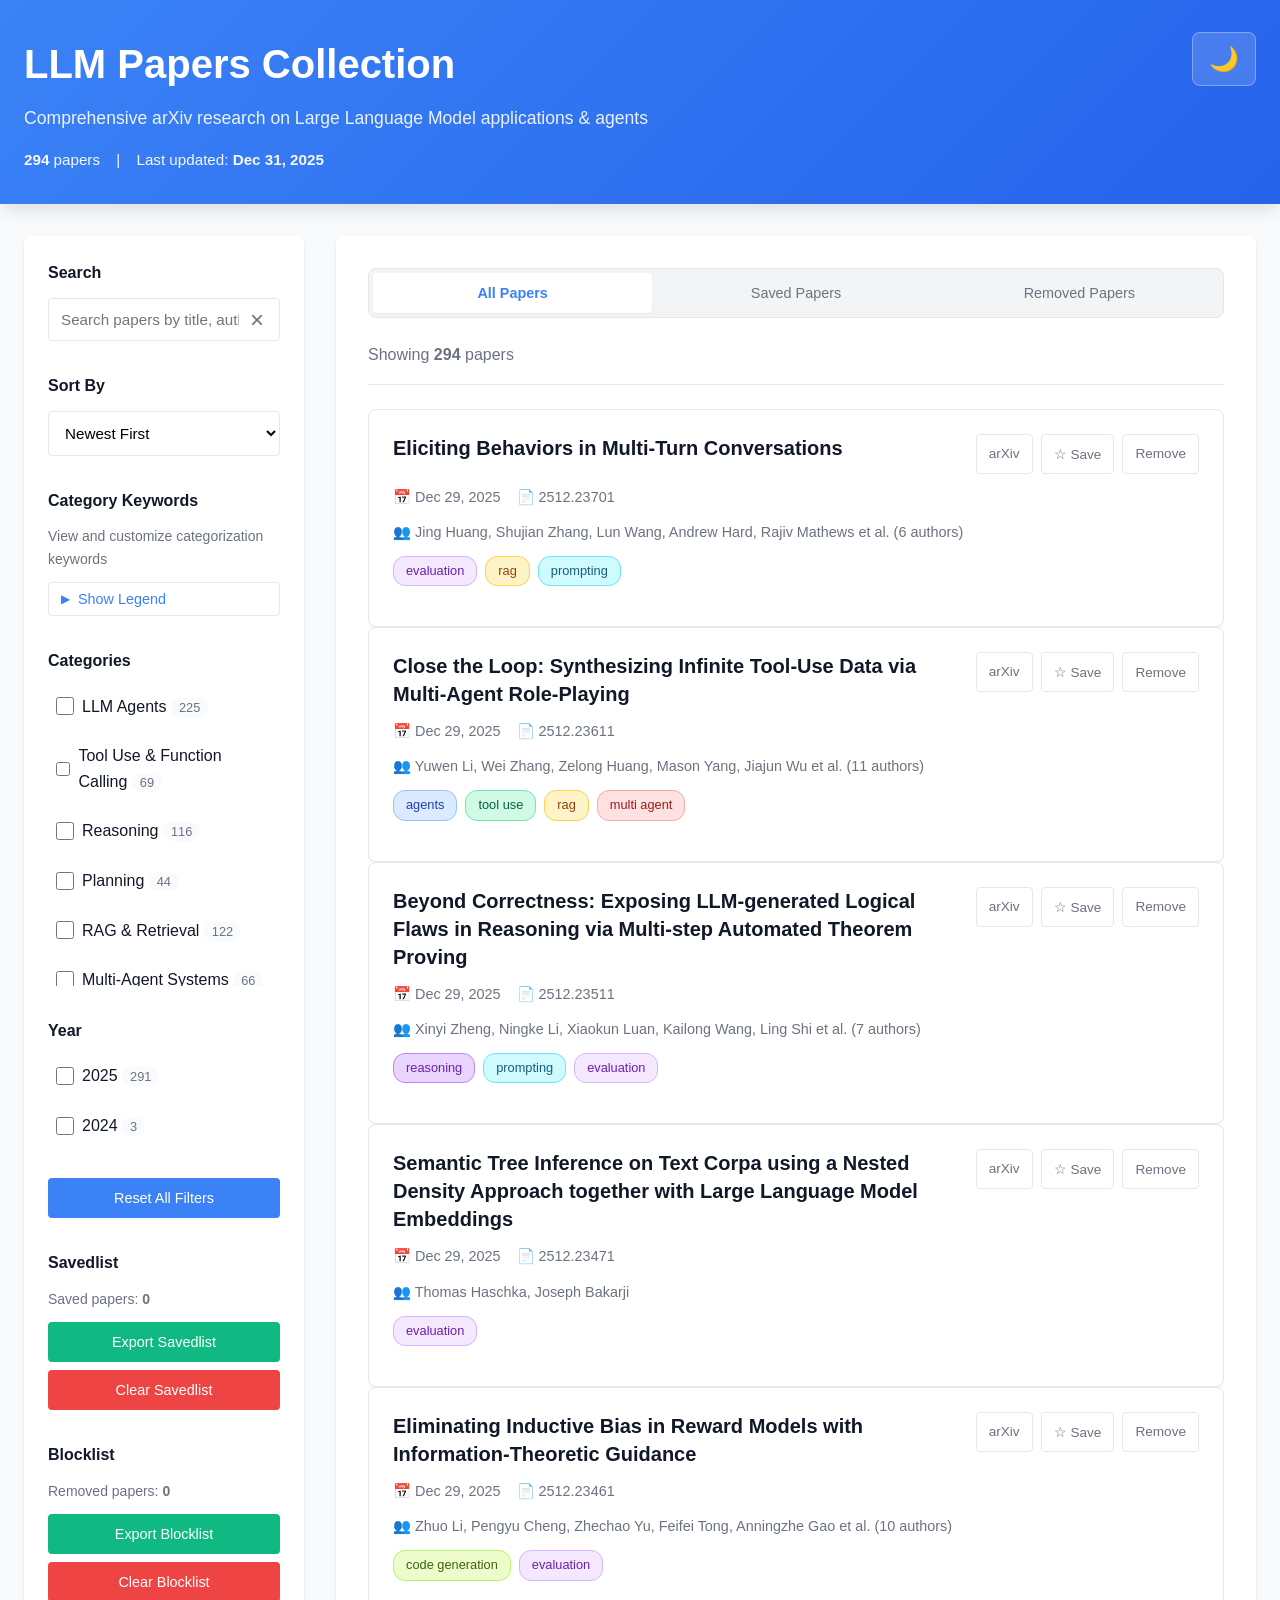
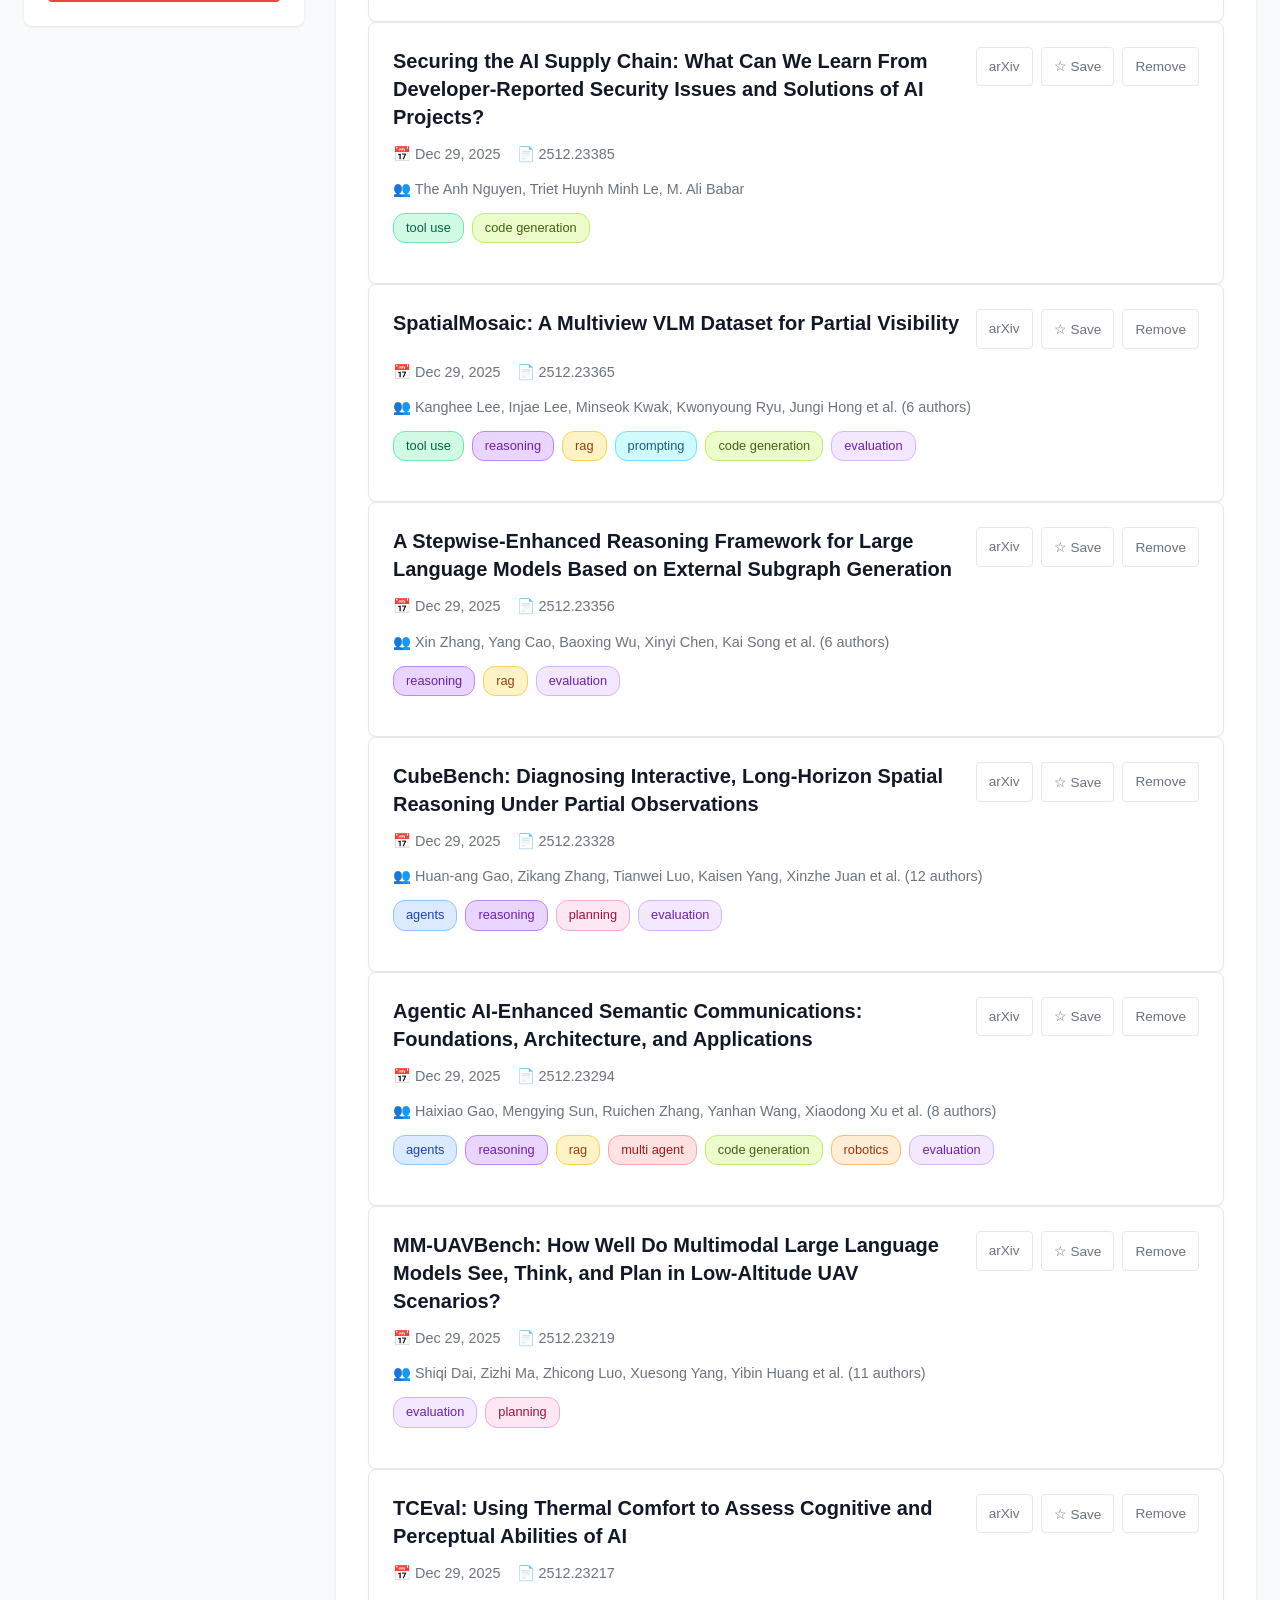
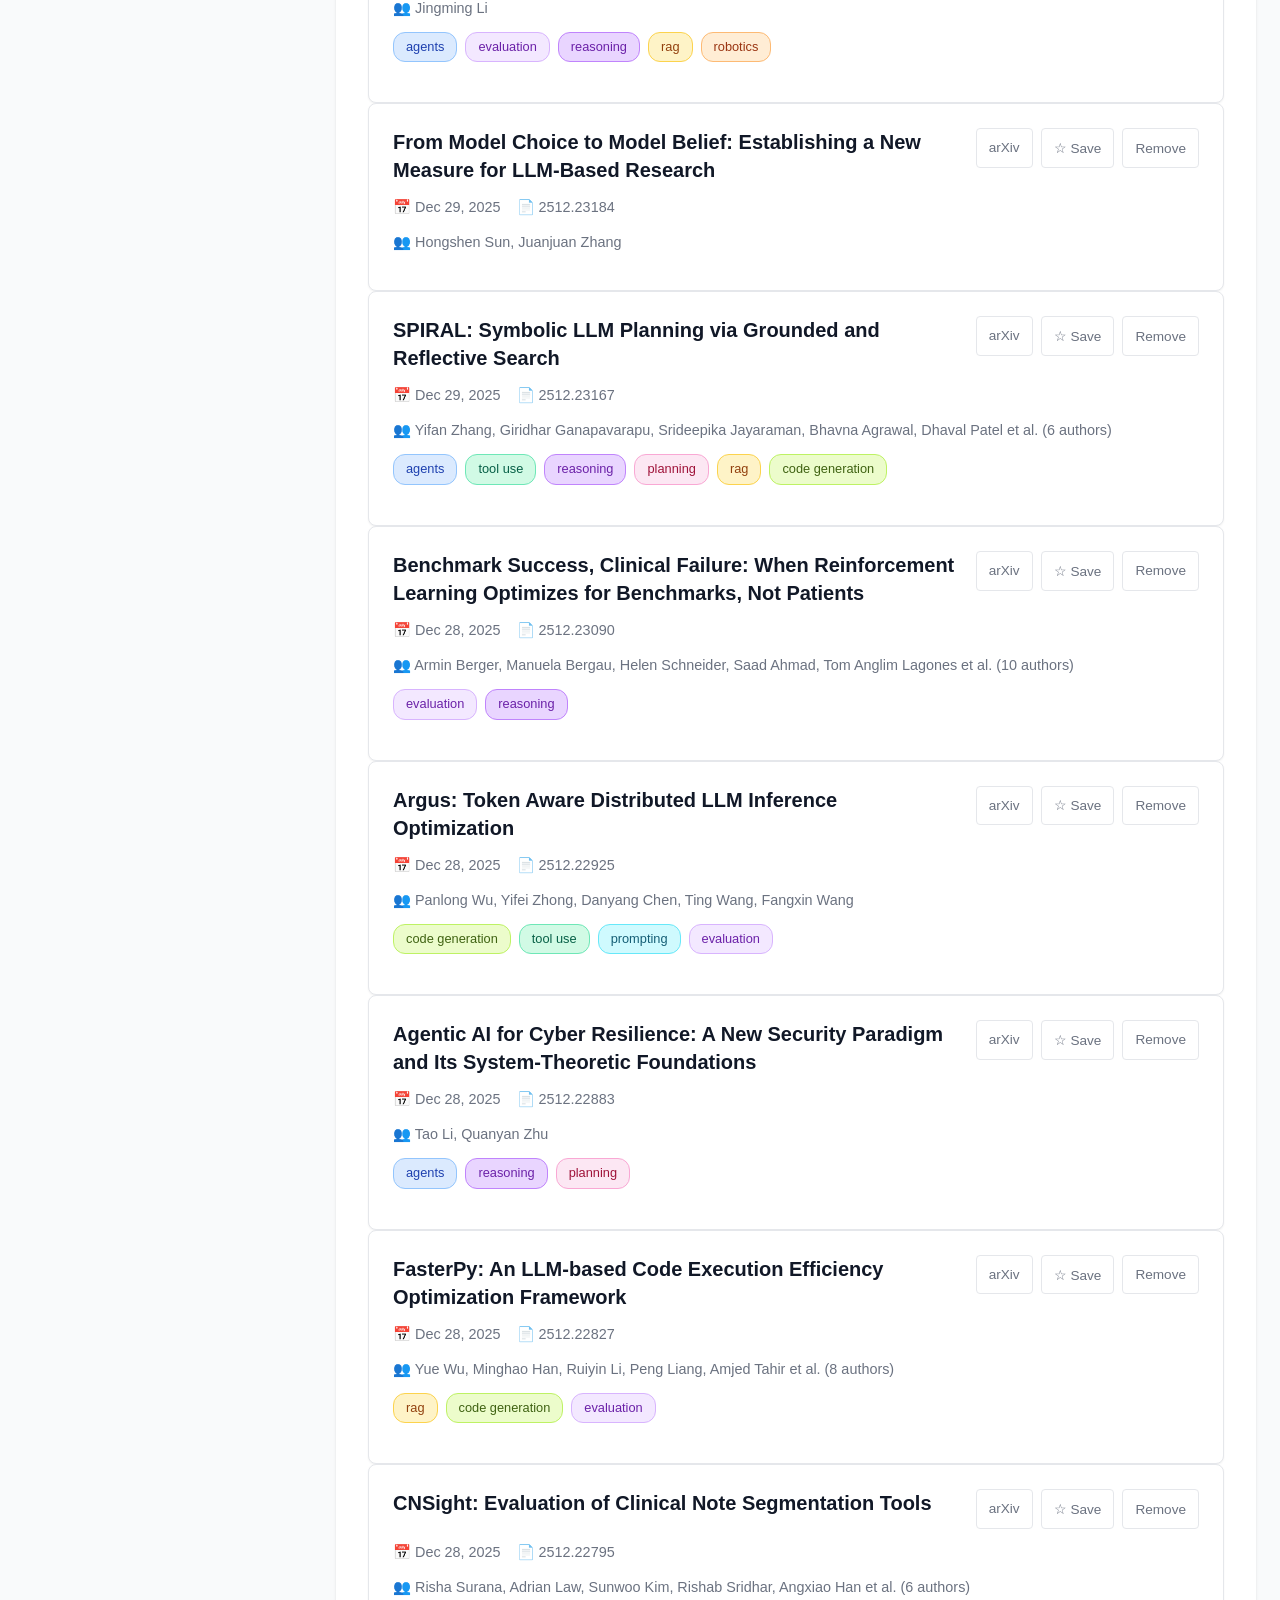
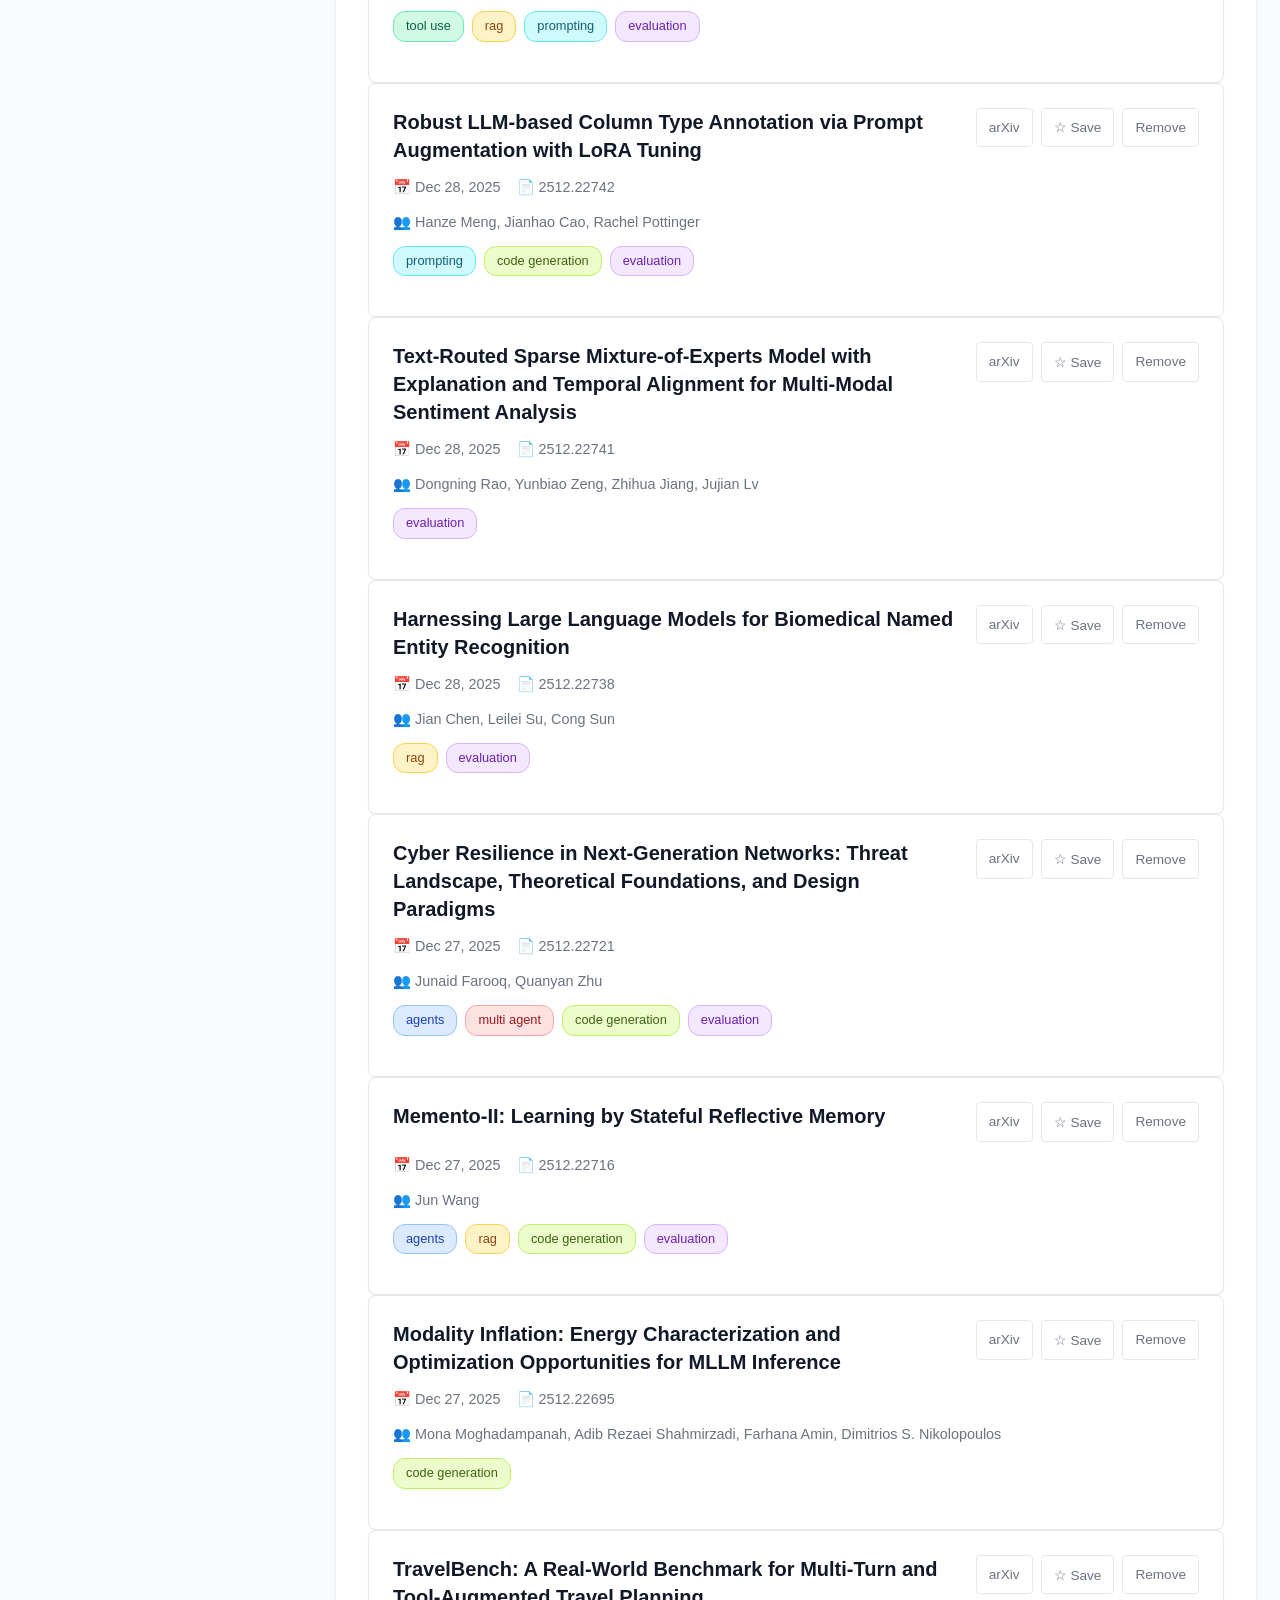
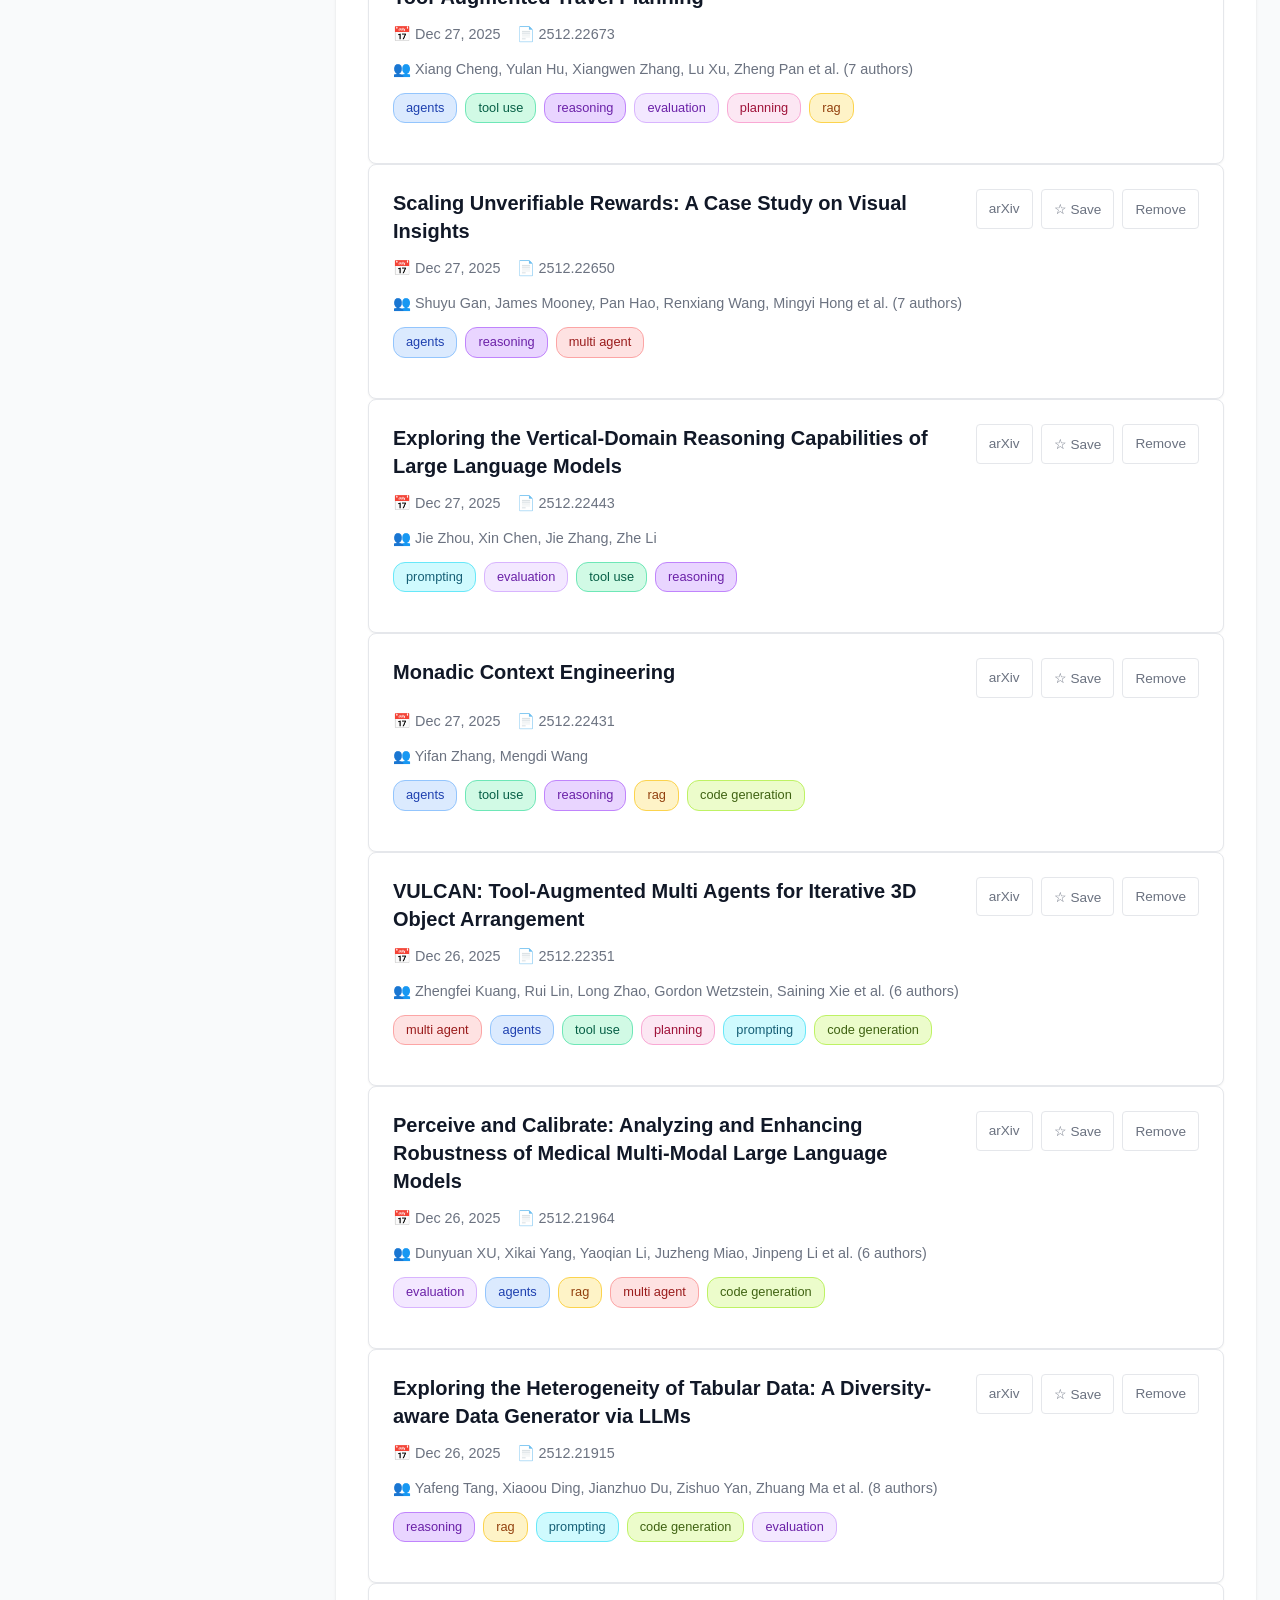
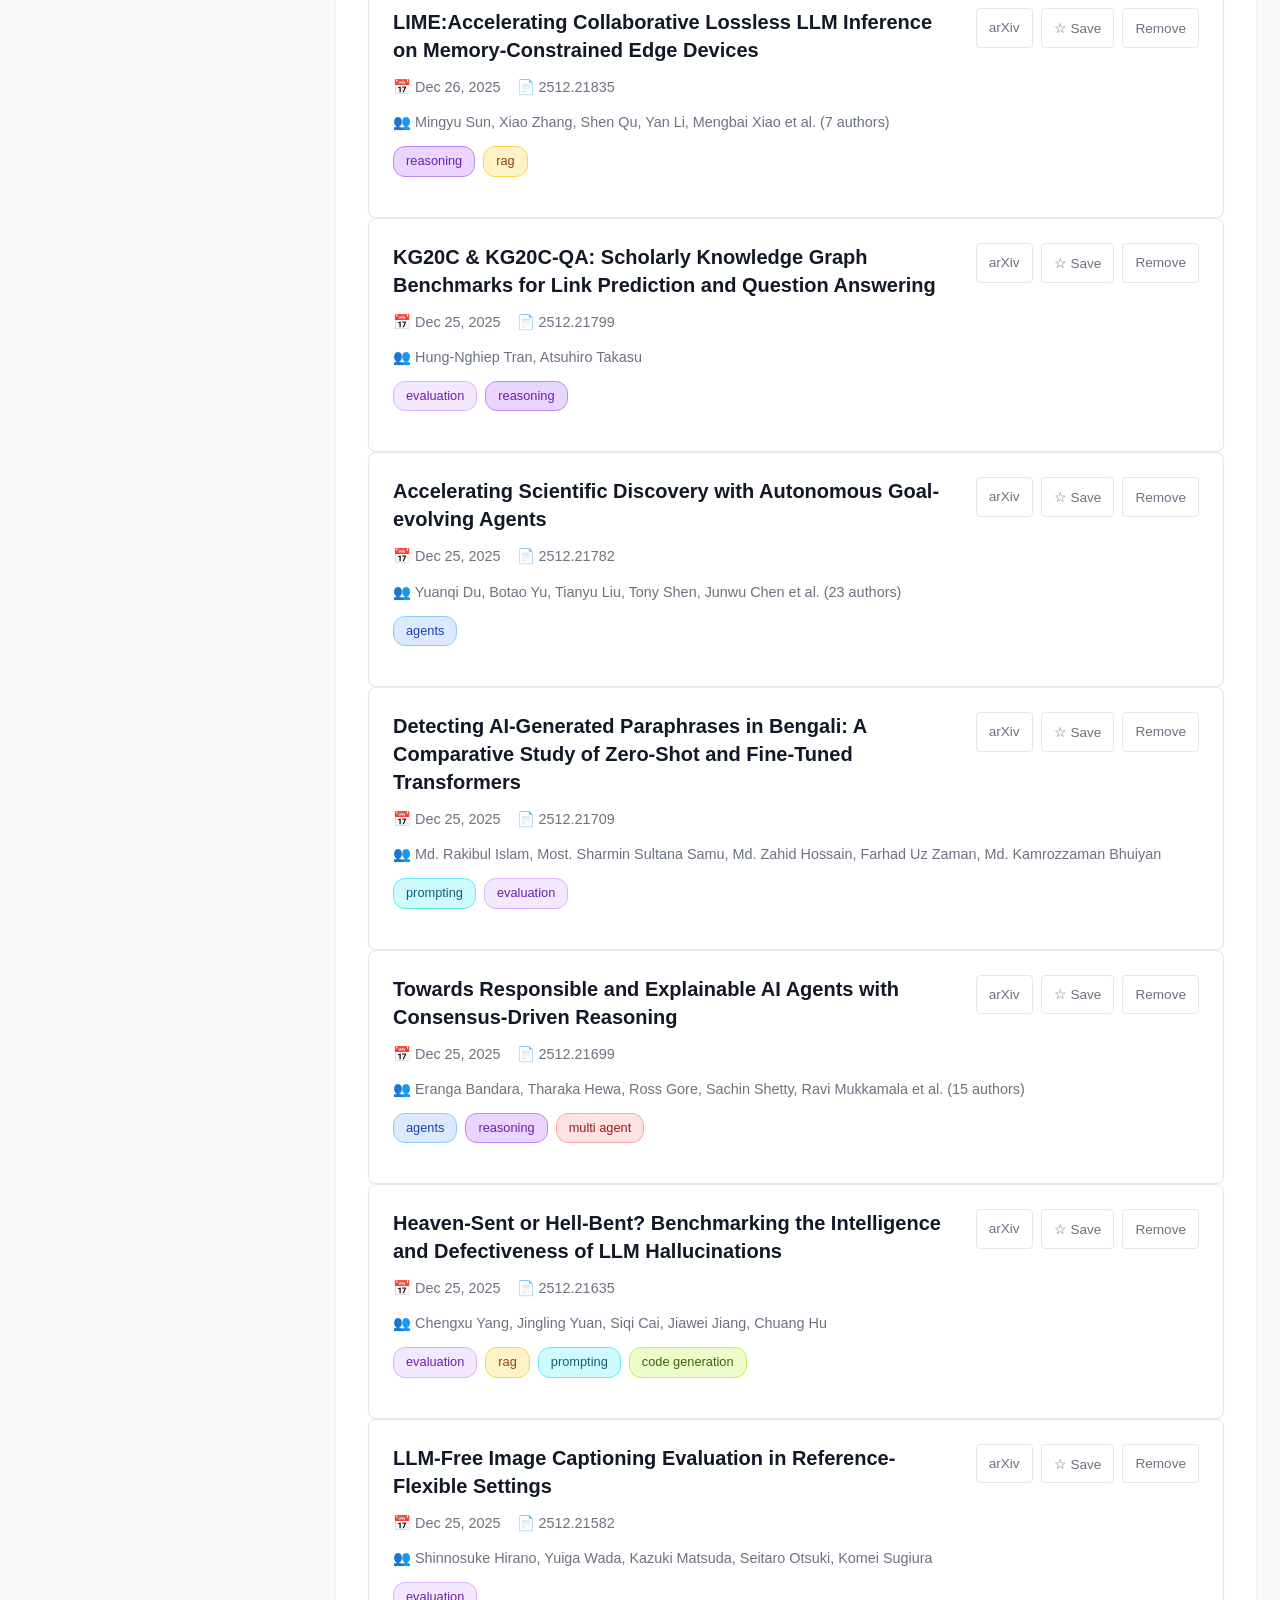
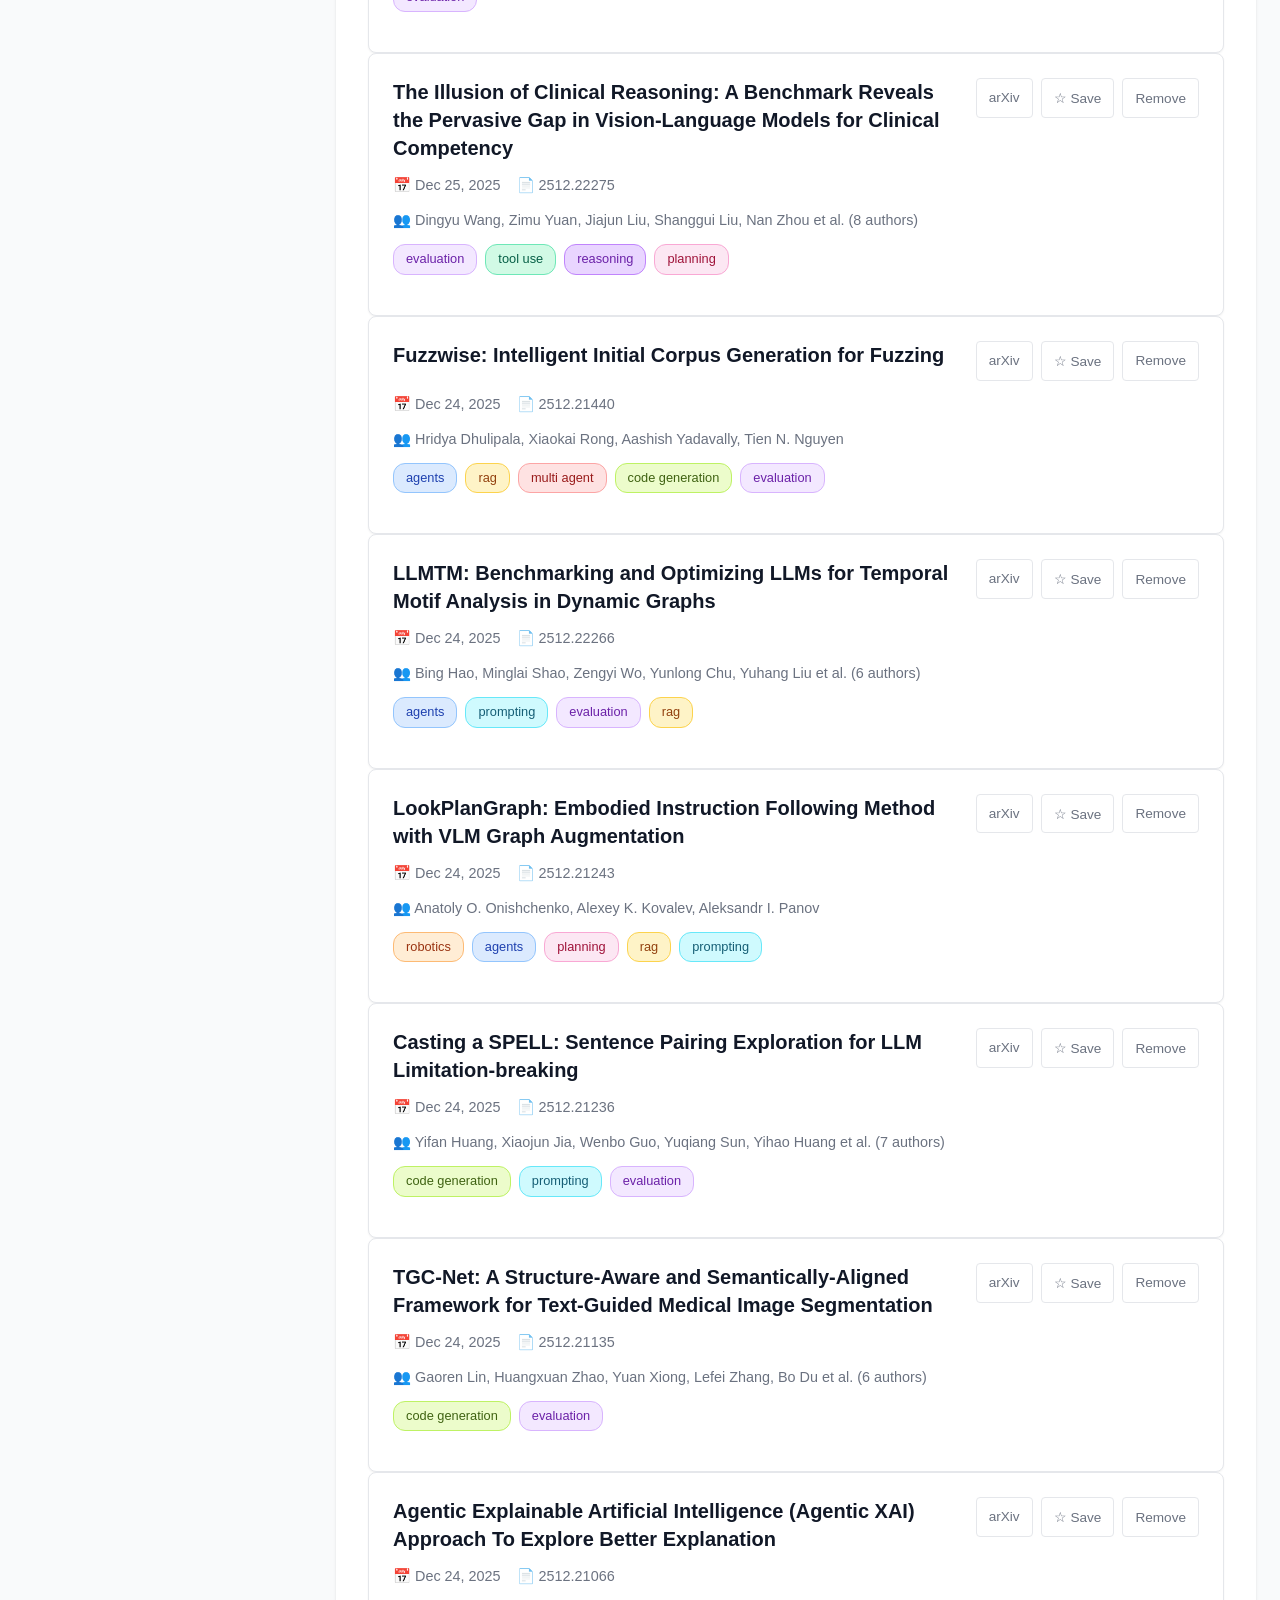
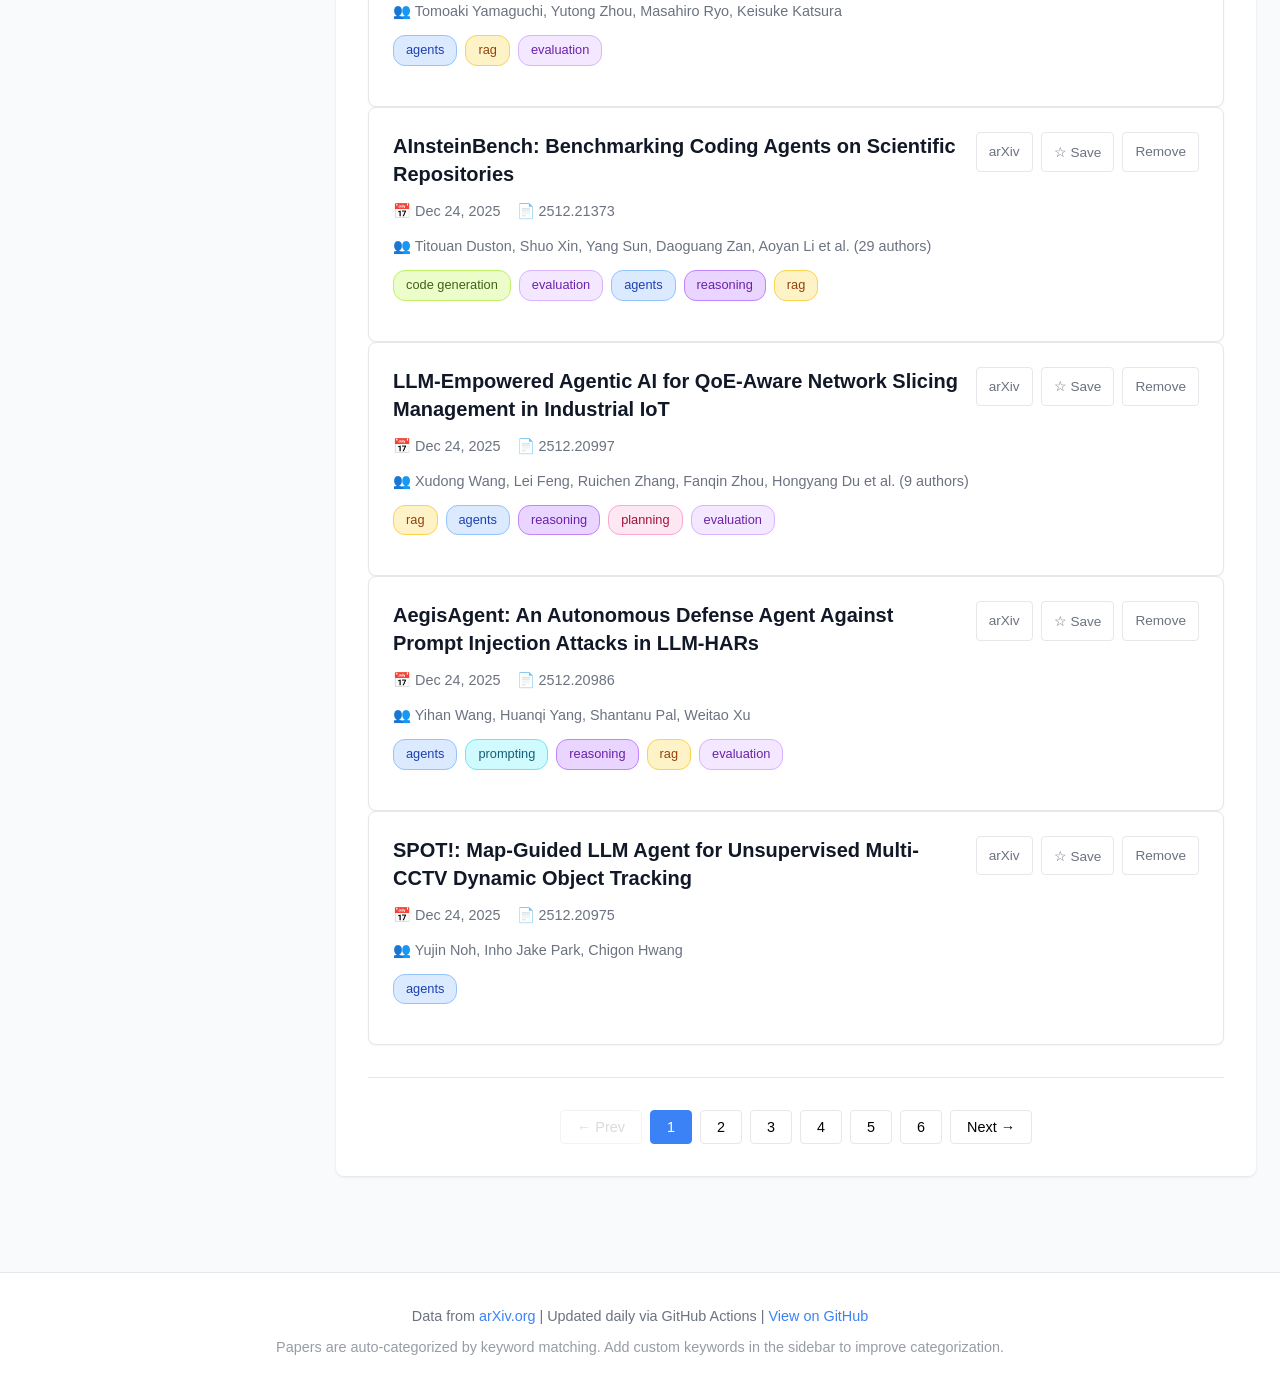
<file: docs/index.html>
<!DOCTYPE html>
<html lang="en">
<head>
  <meta charset="UTF-8">
  <meta name="viewport" content="width=device-width, initial-scale=1.0">
  <meta name="description" content="Comprehensive collection of research papers on Large Language Model applications and agents from arXiv">
  <meta name="keywords" content="LLM, Large Language Models, AI Agents, arXiv, Research Papers">
  <title>LLM Papers Collection - arXiv Research Database</title>
  <link rel="stylesheet" href="css/styles.css">
</head>
<body>
  <header class="header">
    <div class="container">
      <div class="header-top">
        <div>
          <h1 class="title">LLM Papers Collection</h1>
          <p class="subtitle">Comprehensive arXiv research on Large Language Model applications & agents</p>
        </div>
        <button id="theme-toggle" class="theme-toggle" title="Toggle dark mode" aria-label="Toggle dark mode">
          <span class="theme-icon">🌙</span>
        </button>
      </div>
      <div class="stats">
        <span class="stat">
          <strong id="total-papers">0</strong> papers
        </span>
        <span class="stat-divider">|</span>
        <span class="stat">
          Last updated: <strong id="last-updated">Loading...</strong>
        </span>
      </div>
    </div>
  </header>

  <main class="main">
    <div class="container">
      <aside class="sidebar">
        <div class="filter-section">
          <h2 class="filter-title">Search</h2>
          <div class="search-box">
            <input
              type="text"
              id="search-input"
              class="search-input"
              placeholder="Search papers by title, authors, or keywords..."
              autocomplete="off"
            >
            <button id="clear-search" class="clear-search" title="Clear search">×</button>
          </div>
        </div>

        <div class="filter-section">
          <h2 class="filter-title">Sort By</h2>
          <select id="sort-select" class="sort-select">
            <option value="date-desc">Newest First</option>
            <option value="date-asc">Oldest First</option>
            <option value="relevance">Relevance (when searching)</option>
          </select>
        </div>

        <div class="filter-section">
          <h2 class="filter-title">Category Keywords</h2>
          <p class="filter-description">View and customize categorization keywords</p>
          <button id="toggle-legend" class="toggle-legend-btn">
            <span class="toggle-icon">▶</span>
            <span>Show Legend</span>
          </button>
          <div id="category-legend" class="category-legend" style="display: none;">
            <!-- Populated by JavaScript -->
          </div>
        </div>

        <div class="filter-section">
          <h2 class="filter-title">Categories</h2>
          <div id="category-filters" class="filter-checkboxes">
            <!-- Populated by JavaScript -->
          </div>
        </div>

        <div class="filter-section">
          <h2 class="filter-title">Year</h2>
          <div id="year-filters" class="filter-checkboxes">
            <!-- Populated by JavaScript -->
          </div>
        </div>

        <div class="filter-section">
          <button id="reset-filters" class="reset-button">Reset All Filters</button>
        </div>

        <div class="filter-section savedlist-section">
          <h2 class="filter-title">Savedlist</h2>
          <p class="filter-description">
            Saved papers: <strong id="savedlist-count">0</strong>
          </p>
          <button id="export-savedlist" class="export-button">Export Savedlist</button>
          <button id="clear-savedlist" class="clear-button">Clear Savedlist</button>
        </div>

        <div class="filter-section blocklist-section">
          <h2 class="filter-title">Blocklist</h2>
          <p class="filter-description">
            Removed papers: <strong id="blocklist-count">0</strong>
          </p>
          <button id="export-blocklist" class="export-button">Export Blocklist</button>
          <button id="clear-blocklist" class="clear-button">Clear Blocklist</button>
        </div>
      </aside>

      <section class="content">
        <div class="view-mode-tabs">
          <button id="view-all" class="view-mode-tab active">All Papers</button>
          <button id="view-saved" class="view-mode-tab">Saved Papers</button>
          <button id="view-removed" class="view-mode-tab">Removed Papers</button>
        </div>

        <div class="results-header">
          <div class="results-info">
            Showing <strong id="results-count">0</strong> papers
          </div>
        </div>

        <div id="loading" class="loading">
          <div class="loading-spinner"></div>
          <p>Loading papers...</p>
        </div>

        <div id="papers-container" class="papers-grid">
          <!-- Papers rendered here by JavaScript -->
        </div>

        <div id="no-results" class="no-results" style="display: none;">
          <p>No papers found matching your criteria.</p>
          <p>Try adjusting your filters or search terms.</p>
        </div>

        <div id="pagination" class="pagination">
          <!-- Pagination controls rendered here -->
        </div>
      </section>
    </div>
  </main>

  <footer class="footer">
    <div class="container">
      <p>
        Data from <a href="https://arxiv.org" target="_blank" rel="noopener">arXiv.org</a> |
        Updated daily via GitHub Actions |
        <a href="https://github.com/kopperino/llmpapers" target="_blank" rel="noopener">View on GitHub</a>
      </p>
      <p class="footer-note">
        Papers are auto-categorized by keyword matching. Add custom keywords in the sidebar to improve categorization.
      </p>
    </div>
  </footer>

  <!-- Scripts -->
  <script src="lib/fuse.min.js"></script>
  <script type="module" src="js/app.js"></script>
</body>
</html>
</file>
<file: docs/css/styles.css>
/* Reset and Base Styles */
* {
  margin: 0;
  padding: 0;
  box-sizing: border-box;
}

:root {
  --primary-color: #3B82F6;
  --primary-dark: #2563EB;
  --primary-light: #60A5FA;
  --secondary-color: #10B981;
  --secondary-light: #34D399;
  --danger-color: #EF4444;
  --background: #F9FAFB;
  --surface: #FFFFFF;
  --surface-elevated: #F3F4F6;
  --text-primary: #111827;
  --text-secondary: #6B7280;
  --border: #E5E7EB;
  --border-hover: #D1D5DB;
  --shadow-sm: 0 1px 2px 0 rgb(0 0 0 / 0.05);
  --shadow: 0 1px 3px 0 rgb(0 0 0 / 0.1);
  --shadow-lg: 0 10px 15px -3px rgb(0 0 0 / 0.1);
  --radius: 8px;
  --radius-sm: 4px;
  --radius-lg: 12px;
  --transition: all 0.2s ease;
}

/* Dark Theme */
[data-theme="dark"] {
  --primary-color: #60A5FA;
  --primary-dark: #3B82F6;
  --primary-light: #93C5FD;
  --secondary-color: #34D399;
  --secondary-light: #6EE7B7;
  --background: #111827;
  --surface: #1F2937;
  --surface-elevated: #374151;
  --text-primary: #F9FAFB;
  --text-secondary: #D1D5DB;
  --border: #4B5563;
  --border-hover: #6B7280;
  --shadow-sm: 0 1px 2px 0 rgb(0 0 0 / 0.4);
  --shadow: 0 2px 4px 0 rgb(0 0 0 / 0.5);
  --shadow-lg: 0 10px 20px -3px rgb(0 0 0 / 0.6);
}

/* Dark mode specific overrides */
[data-theme="dark"] .header {
  background: linear-gradient(135deg, #1E40AF 0%, #1E3A8A 100%);
}


[data-theme="dark"] .search-input,
[data-theme="dark"] .sort-select,
[data-theme="dark"] .keyword-input {
  background: var(--surface-elevated);
  border-color: var(--border);
  color: var(--text-primary);
}

[data-theme="dark"] .search-input::placeholder {
  color: var(--text-secondary);
}

[data-theme="dark"] .filter-checkbox:hover {
  background: var(--surface-elevated);
}

[data-theme="dark"] .legend-category {
  background: var(--surface-elevated);
}

[data-theme="dark"] .paper-abstract {
  background: var(--surface-elevated);
}

body {
  font-family: -apple-system, BlinkMacSystemFont, 'Segoe UI', Roboto, 'Helvetica Neue', Arial, sans-serif;
  line-height: 1.6;
  color: var(--text-primary);
  background-color: var(--background);
  transition: background-color 0.3s ease, color 0.3s ease;
}

.container {
  max-width: 1400px;
  margin: 0 auto;
  padding: 0 1.5rem;
}

/* Header */
.header {
  background: linear-gradient(135deg, var(--primary-color) 0%, var(--primary-dark) 100%);
  color: white;
  padding: 2rem 0;
  box-shadow: var(--shadow-lg);
  transition: background 0.3s ease;
}

.header-top {
  display: flex;
  justify-content: space-between;
  align-items: flex-start;
  margin-bottom: 1rem;
}

.theme-toggle {
  background: rgba(255, 255, 255, 0.15);
  border: 1px solid rgba(255, 255, 255, 0.3);
  border-radius: var(--radius);
  padding: 0.75rem 1rem;
  font-size: 1.5rem;
  cursor: pointer;
  transition: var(--transition);
  display: flex;
  align-items: center;
  justify-content: center;
  min-width: 3rem;
  min-height: 3rem;
  backdrop-filter: blur(10px);
}

.theme-toggle:hover {
  background: rgba(255, 255, 255, 0.25);
  transform: scale(1.05);
}

.theme-toggle:active {
  transform: scale(0.95);
}

.theme-icon {
  display: block;
}

.title {
  font-size: 2.5rem;
  font-weight: 700;
  margin-bottom: 0.5rem;
}

.subtitle {
  font-size: 1.1rem;
  opacity: 0.9;
  margin-bottom: 0;
}

.stats {
  font-size: 0.95rem;
  opacity: 0.95;
}

.stat {
  display: inline-block;
}

.stat-divider {
  margin: 0 0.75rem;
}

/* Main Layout */
.main {
  padding: 2rem 0;
  min-height: calc(100vh - 300px);
}

.main .container {
  display: grid;
  grid-template-columns: 280px 1fr;
  gap: 2rem;
}

/* Sidebar */
.sidebar {
  background: var(--surface);
  border-radius: var(--radius);
  padding: 1.5rem;
  box-shadow: var(--shadow);
  height: fit-content;
  position: sticky;
  top: 2rem;
}

.filter-section {
  margin-bottom: 2rem;
}

.filter-section:last-child {
  margin-bottom: 0;
}

.filter-title {
  font-size: 1rem;
  font-weight: 600;
  margin-bottom: 0.75rem;
  color: var(--text-primary);
}

.filter-description {
  font-size: 0.875rem;
  color: var(--text-secondary);
  margin-bottom: 0.75rem;
}

/* Search Box */
.search-box {
  position: relative;
}

.search-input {
  width: 100%;
  padding: 0.75rem 2.5rem 0.75rem 0.75rem;
  border: 1px solid var(--border);
  border-radius: var(--radius-sm);
  font-size: 0.95rem;
  transition: all 0.2s;
}

.search-input:focus {
  outline: none;
  border-color: var(--primary-color);
  box-shadow: 0 0 0 3px rgba(59, 130, 246, 0.1);
}

.clear-search {
  position: absolute;
  right: 0.5rem;
  top: 50%;
  transform: translateY(-50%);
  background: none;
  border: none;
  font-size: 1.5rem;
  color: var(--text-secondary);
  cursor: pointer;
  padding: 0.25rem 0.5rem;
  border-radius: var(--radius-sm);
  transition: all 0.2s;
}

.clear-search:hover {
  background: var(--background);
  color: var(--text-primary);
}

/* Sort Select */
.sort-select {
  width: 100%;
  padding: 0.75rem;
  border: 1px solid var(--border);
  border-radius: var(--radius-sm);
  font-size: 0.95rem;
  background: var(--surface);
  cursor: pointer;
  transition: all 0.2s;
}

.sort-select:focus {
  outline: none;
  border-color: var(--primary-color);
  box-shadow: 0 0 0 3px rgba(59, 130, 246, 0.1);
}

/* Filter Checkboxes */
.filter-checkboxes {
  display: flex;
  flex-direction: column;
  gap: 0.5rem;
  max-height: 300px;
  overflow-y: auto;
  padding-right: 0.5rem;
}

.filter-checkboxes::-webkit-scrollbar {
  width: 6px;
}

.filter-checkboxes::-webkit-scrollbar-track {
  background: var(--background);
  border-radius: 3px;
}

.filter-checkboxes::-webkit-scrollbar-thumb {
  background: var(--border);
  border-radius: 3px;
}

.filter-checkboxes::-webkit-scrollbar-thumb:hover {
  background: var(--border-hover);
}

.filter-checkbox {
  display: flex;
  align-items: center;
  gap: 0.5rem;
  padding: 0.5rem;
  border-radius: var(--radius-sm);
  cursor: pointer;
  transition: background 0.2s;
}

.filter-checkbox:hover {
  background: var(--background);
}

.filter-checkbox input[type="checkbox"] {
  width: 1.125rem;
  height: 1.125rem;
  cursor: pointer;
  accent-color: var(--primary-color);
}

.filter-checkbox label {
  flex: 1;
  font-size: 0.9rem;
  cursor: pointer;
  display: flex;
  justify-content: space-between;
  align-items: center;
}

.filter-count {
  font-size: 0.8rem;
  color: var(--text-secondary);
  background: var(--background);
  padding: 0.125rem 0.5rem;
  border-radius: 10px;
}

/* Buttons */
button {
  font-family: inherit;
}

.reset-button,
.export-button,
.clear-button {
  width: 100%;
  padding: 0.75rem;
  border: none;
  border-radius: var(--radius-sm);
  font-size: 0.9rem;
  font-weight: 500;
  cursor: pointer;
  transition: all 0.2s;
}

.reset-button {
  background: var(--primary-color);
  color: white;
}

.reset-button:hover {
  background: var(--primary-dark);
}

.export-button {
  background: var(--secondary-color);
  color: white;
  margin-bottom: 0.5rem;
}

.export-button:hover {
  background: #059669;
}

.clear-button {
  background: #EF4444;
  color: white;
}

.clear-button:hover {
  background: #DC2626;
}

/* Content Area */
.content {
  background: var(--surface);
  border-radius: var(--radius);
  padding: 2rem;
  box-shadow: var(--shadow);
}

/* View Mode Tabs */
.view-mode-tabs {
  display: flex;
  gap: 0.25rem;
  margin-bottom: 1.5rem;
  background: var(--surface-elevated);
  padding: 0.25rem;
  border-radius: var(--radius);
  border: 1px solid var(--border);
}

.view-mode-tab {
  flex: 1;
  padding: 0.75rem 1rem;
  border: none;
  background: transparent;
  font-size: 0.9rem;
  font-weight: 500;
  color: var(--text-secondary);
  cursor: pointer;
  transition: var(--transition);
  border-radius: var(--radius-sm);
  text-align: center;
}

.view-mode-tab:hover {
  color: var(--text-primary);
  background: var(--surface);
}

.view-mode-tab.active {
  color: var(--primary-color);
  background: var(--surface);
  box-shadow: var(--shadow-sm);
  font-weight: 600;
}

.results-header {
  display: flex;
  justify-content: space-between;
  align-items: center;
  margin-bottom: 1.5rem;
  padding-bottom: 1rem;
  border-bottom: 1px solid var(--border);
}

.results-info {
  font-size: 1rem;
  color: var(--text-secondary);
}

/* Loading */
.loading {
  text-align: center;
  padding: 4rem 2rem;
}

.loading-spinner {
  width: 50px;
  height: 50px;
  border: 4px solid var(--border);
  border-top-color: var(--primary-color);
  border-radius: 50%;
  animation: spin 1s linear infinite;
  margin: 0 auto 1rem;
}

@keyframes spin {
  to { transform: rotate(360deg); }
}

/* Papers Grid */
.papers-grid {
  display: flex;
  flex-direction: column;
  gap: 1.25rem;
}

.paper-card {
  border: 1px solid var(--border);
  border-radius: var(--radius);
  padding: 1.5rem;
  transition: all 0.2s ease;
  background: var(--surface);
  box-shadow: var(--shadow-sm);
}

.paper-card:hover {
  border-color: var(--primary-color);
  box-shadow: var(--shadow);
  transform: translateY(-2px);
}

.paper-header {
  display: flex;
  justify-content: space-between;
  align-items: flex-start;
  gap: 1rem;
  margin-bottom: 0.75rem;
}

.paper-title {
  font-size: 1.25rem;
  font-weight: 600;
  color: var(--text-primary);
  line-height: 1.4;
  margin: 0;
}

.paper-title a {
  color: inherit;
  text-decoration: none;
  transition: color 0.2s;
}

.paper-title a:hover {
  color: var(--primary-color);
}

.paper-actions {
  display: flex;
  gap: 0.5rem;
  flex-shrink: 0;
}

.btn-remove,
.btn-abstract,
.btn-save {
  padding: 0.5rem 0.75rem;
  border: 1px solid var(--border);
  border-radius: var(--radius-sm);
  background: var(--surface);
  font-size: 0.85rem;
  cursor: pointer;
  transition: var(--transition);
  text-decoration: none;
  color: var(--text-secondary);
  font-weight: 500;
}

.btn-remove:hover {
  border-color: #EF4444;
  color: #EF4444;
  background: #FEF2F2;
  transform: translateY(-1px);
}

[data-theme="dark"] .btn-remove:hover {
  background: rgba(239, 68, 68, 0.1);
}

.btn-abstract:hover {
  border-color: var(--primary-color);
  color: var(--primary-color);
  background: #EFF6FF;
  transform: translateY(-1px);
}

[data-theme="dark"] .btn-abstract:hover {
  background: rgba(96, 165, 250, 0.1);
}

.btn-save:hover {
  border-color: var(--secondary-color);
  color: var(--secondary-color);
  background: #ECFDF5;
  transform: translateY(-1px);
}

[data-theme="dark"] .btn-save:hover {
  background: rgba(52, 211, 153, 0.1);
}

.btn-save.saved {
  border-color: var(--secondary-color);
  color: white;
  background: var(--secondary-color);
}

.btn-save.saved:hover {
  background: #059669;
  border-color: #059669;
  transform: translateY(-1px);
}

.paper-meta {
  display: flex;
  flex-wrap: wrap;
  gap: 1rem;
  font-size: 0.9rem;
  color: var(--text-secondary);
  margin-bottom: 0.75rem;
}

.paper-meta-item {
  display: flex;
  align-items: center;
  gap: 0.25rem;
}

.paper-authors {
  margin-bottom: 0.75rem;
  font-size: 0.9rem;
  color: var(--text-secondary);
}

.paper-categories {
  display: flex;
  flex-wrap: wrap;
  gap: 0.5rem;
  margin-bottom: 1rem;
}

.category-tag {
  display: inline-block;
  padding: 0.25rem 0.75rem;
  border-radius: 12px;
  font-size: 0.8rem;
  font-weight: 500;
  background: var(--background);
  color: var(--text-primary);
  border: 1px solid var(--border);
}

.category-tag.agents { background: #DBEAFE; color: #1E40AF; border-color: #93C5FD; }
.category-tag.tool-use { background: #D1FAE5; color: #065F46; border-color: #6EE7B7; }
.category-tag.reasoning { background: #E9D5FF; color: #6B21A8; border-color: #C084FC; }
.category-tag.planning { background: #FCE7F3; color: #9F1239; border-color: #F9A8D4; }
.category-tag.rag { background: #FEF3C7; color: #92400E; border-color: #FCD34D; }
.category-tag.multi-agent { background: #FEE2E2; color: #991B1B; border-color: #FCA5A5; }
.category-tag.prompting { background: #CFFAFE; color: #155E75; border-color: #67E8F9; }
.category-tag.code-generation { background: #ECFCCB; color: #3F6212; border-color: #BEF264; }
.category-tag.robotics { background: #FFEDD5; color: #9A3412; border-color: #FDBA74; }
.category-tag.evaluation { background: #F3E8FF; color: #6B21A8; border-color: #D8B4FE; }

/* Dark theme category adjustments */
[data-theme="dark"] .category-tag.agents { background: rgba(219, 234, 254, 0.15); color: #93C5FD; }
[data-theme="dark"] .category-tag.tool-use { background: rgba(209, 250, 229, 0.15); color: #6EE7B7; }
[data-theme="dark"] .category-tag.reasoning { background: rgba(233, 213, 255, 0.15); color: #C084FC; }
[data-theme="dark"] .category-tag.planning { background: rgba(252, 231, 243, 0.15); color: #F9A8D4; }
[data-theme="dark"] .category-tag.rag { background: rgba(254, 243, 199, 0.15); color: #FCD34D; }
[data-theme="dark"] .category-tag.multi-agent { background: rgba(254, 226, 226, 0.15); color: #FCA5A5; }
[data-theme="dark"] .category-tag.prompting { background: rgba(207, 250, 254, 0.15); color: #67E8F9; }
[data-theme="dark"] .category-tag.code-generation { background: rgba(236, 252, 203, 0.15); color: #BEF264; }
[data-theme="dark"] .category-tag.robotics { background: rgba(255, 237, 213, 0.15); color: #FDBA74; }
[data-theme="dark"] .category-tag.evaluation { background: rgba(243, 232, 255, 0.15); color: #D8B4FE; }

/* Abstract Section */
.paper-abstract-section {
  margin-top: 1rem;
  padding-top: 1rem;
  border-top: 1px solid var(--border);
}

.btn-toggle-abstract {
  background: transparent;
  border: none;
  color: var(--primary-color);
  font-size: 0.9rem;
  font-weight: 500;
  cursor: pointer;
  padding: 0.5rem 0;
  display: flex;
  align-items: center;
  gap: 0.5rem;
  transition: var(--transition);
  width: 100%;
  text-align: left;
}

.btn-toggle-abstract:hover {
  color: var(--primary-dark);
}

.btn-toggle-abstract.expanded {
  margin-bottom: 0.75rem;
}

.toggle-icon {
  font-size: 0.75rem;
  transition: transform 0.2s;
}

.paper-abstract {
  font-size: 0.95rem;
  line-height: 1.7;
  color: var(--text-secondary);
  padding: 1rem;
  background: var(--background);
  border-radius: var(--radius-sm);
  border: 1px solid var(--border);
  animation: slideDown 0.3s ease;
}

@keyframes slideDown {
  from {
    opacity: 0;
    transform: translateY(-10px);
  }
  to {
    opacity: 1;
    transform: translateY(0);
  }
}

/* No Results */
.no-results {
  text-align: center;
  padding: 4rem 2rem;
  color: var(--text-secondary);
}

.no-results p {
  font-size: 1.1rem;
  margin-bottom: 0.5rem;
}

/* Pagination */
.pagination {
  display: flex;
  justify-content: center;
  align-items: center;
  gap: 0.5rem;
  margin-top: 2rem;
  padding-top: 2rem;
  border-top: 1px solid var(--border);
}

.page-button {
  padding: 0.5rem 1rem;
  border: 1px solid var(--border);
  border-radius: var(--radius-sm);
  background: var(--surface);
  cursor: pointer;
  transition: all 0.2s;
  font-size: 0.9rem;
}

.page-button:hover:not(:disabled) {
  border-color: var(--primary-color);
  color: var(--primary-color);
}

.page-button:disabled {
  opacity: 0.5;
  cursor: not-allowed;
}

.page-button.active {
  background: var(--primary-color);
  color: white;
  border-color: var(--primary-color);
}

.page-info {
  padding: 0.5rem 1rem;
  font-size: 0.9rem;
  color: var(--text-secondary);
}

/* Footer */
.footer {
  background: var(--surface);
  border-top: 1px solid var(--border);
  color: var(--text-secondary);
  padding: 2rem 0;
  margin-top: 4rem;
  text-align: center;
}

.footer p {
  font-size: 0.9rem;
  margin-bottom: 0.5rem;
}

.footer-note {
  font-size: 0.85rem;
  opacity: 0.7;
  margin-bottom: 0;
}

.footer a {
  color: var(--primary-color);
  text-decoration: none;
  font-weight: 500;
}

.footer a:hover {
  text-decoration: underline;
}

/* Responsive Design */
@media (max-width: 1024px) {
  .main .container {
    grid-template-columns: 250px 1fr;
    gap: 1.5rem;
  }
}

@media (max-width: 768px) {
  .main .container {
    grid-template-columns: 1fr;
  }

  .sidebar {
    position: static;
    margin-bottom: 2rem;
  }

  .title {
    font-size: 2rem;
  }

  .filter-checkboxes {
    max-height: 200px;
  }

  .paper-header {
    flex-direction: column;
  }

  .paper-actions {
    width: 100%;
    justify-content: flex-start;
  }
}

@media (max-width: 480px) {
  .container {
    padding: 0 1rem;
  }

  .title {
    font-size: 1.75rem;
  }

  .subtitle {
    font-size: 1rem;
  }

  .content {
    padding: 1.5rem;
  }

  .paper-card {
    padding: 1.25rem;
  }
}

/* Category Legend */
.toggle-legend-btn {
  width: 100%;
  padding: 0.5rem 0.75rem;
  background: transparent;
  border: 1px solid var(--border);
  border-radius: var(--radius-sm);
  color: var(--primary-color);
  font-size: 0.9rem;
  font-weight: 500;
  cursor: pointer;
  transition: var(--transition);
  display: flex;
  align-items: center;
  gap: 0.5rem;
  margin-bottom: 0.75rem;
}

.toggle-legend-btn:hover {
  background: var(--background);
  border-color: var(--primary-color);
}

.toggle-legend-btn .toggle-icon {
  font-size: 0.75rem;
}

.category-legend {
  padding-top: 0.75rem;
  animation: slideDown 0.3s ease;
}

.legend-category {
  margin-bottom: 1.5rem;
  padding: 1rem;
  background: var(--background);
  border-radius: var(--radius-sm);
  border: 1px solid var(--border);
}

.legend-category-header {
  margin-bottom: 0.5rem;
}

.legend-description {
  font-size: 0.85rem;
  color: var(--text-secondary);
  margin-bottom: 0.75rem;
  line-height: 1.5;
}

.legend-keywords {
  display: flex;
  flex-wrap: wrap;
  gap: 0.4rem;
  margin-bottom: 0.75rem;
}

.keyword-tag {
  display: inline-block;
  padding: 0.25rem 0.6rem;
  background: var(--surface);
  border: 1px solid var(--border);
  border-radius: 12px;
  font-size: 0.75rem;
  color: var(--text-secondary);
  transition: var(--transition);
}

.keyword-tag.custom {
  background: var(--primary-color);
  color: white;
  border-color: var(--primary-color);
}

.add-keyword-form {
  display: flex;
  gap: 0.5rem;
  margin-top: 0.75rem;
  align-items: center;
  width: 100%;
}

.keyword-input {
  flex: 1;
  min-width: 0;
  padding: 0.5rem;
  border: 1px solid var(--border);
  border-radius: var(--radius-sm);
  background: var(--surface);
  color: var(--text-primary);
  font-size: 0.85rem;
  transition: var(--transition);
}

.keyword-input:focus {
  outline: none;
  border-color: var(--primary-color);
}

.btn-add-keyword {
  flex-shrink: 0;
  padding: 0.5rem 0.75rem;
  background: var(--secondary-color);
  border: none;
  border-radius: var(--radius-sm);
  color: white;
  font-size: 1rem;
  font-weight: bold;
  cursor: pointer;
  transition: var(--transition);
  line-height: 1;
}

.btn-add-keyword:hover {
  background: #059669;
}

.btn-add-keyword:active {
  transform: scale(0.95);
}

/* Removable keyword styling */
.keyword-tag.removable {
  cursor: pointer;
  position: relative;
  padding-right: 1.5rem;
}

.keyword-tag.removable:hover {
  background: var(--danger-color);
  border-color: var(--danger-color);
  color: white;
}

.keyword-remove {
  position: absolute;
  right: 0.4rem;
  top: 50%;
  transform: translateY(-50%);
  font-size: 0.7rem;
  font-weight: bold;
  opacity: 0.7;
}

.keyword-tag.removable:hover .keyword-remove {
  opacity: 1;
}

/* New Category Form */
.new-category-form {
  padding: 1rem;
  background: var(--surface-elevated);
  border-radius: var(--radius-sm);
  border: 2px dashed var(--primary-color);
  margin-bottom: 0;
}

.new-category-form h4 {
  font-size: 0.9rem;
  font-weight: 600;
  color: var(--primary-color);
  margin-bottom: 0.75rem;
}

.new-category-input {
  width: 100%;
  padding: 0.6rem 0.75rem;
  border: 1px solid var(--border);
  border-radius: var(--radius-sm);
  background: var(--surface);
  color: var(--text-primary);
  font-size: 0.85rem;
  margin-bottom: 0.5rem;
  transition: var(--transition);
}

.new-category-input:focus {
  outline: none;
  border-color: var(--primary-color);
  box-shadow: 0 0 0 3px rgba(59, 130, 246, 0.1);
}

.new-category-input::placeholder {
  color: var(--text-secondary);
}

.btn-create-category {
  width: 100%;
  padding: 0.6rem 1rem;
  background: var(--primary-color);
  border: none;
  border-radius: var(--radius-sm);
  color: white;
  font-size: 0.85rem;
  font-weight: 600;
  cursor: pointer;
  transition: var(--transition);
}

.btn-create-category:hover {
  background: var(--primary-dark);
}

.legend-divider {
  height: 1px;
  background: var(--border);
  margin: 1rem 0;
}

/* Custom Category Styling */
.legend-category.custom-category {
  border-color: var(--primary-color);
  border-style: dashed;
}

.legend-category-header {
  display: flex;
  justify-content: space-between;
  align-items: center;
  margin-bottom: 0.5rem;
}

.btn-delete-category {
  background: transparent;
  border: 1px solid var(--danger-color);
  border-radius: var(--radius-sm);
  color: var(--danger-color);
  font-size: 1rem;
  font-weight: bold;
  padding: 0.1rem 0.5rem;
  cursor: pointer;
  transition: var(--transition);
  line-height: 1;
}

.btn-delete-category:hover {
  background: var(--danger-color);
  color: white;
}

.no-keywords {
  font-size: 0.8rem;
  color: var(--text-secondary);
  font-style: italic;
}

/* Utility Classes */
.hidden {
  display: none !important;
}

.visually-hidden {
  position: absolute;
  width: 1px;
  height: 1px;
  padding: 0;
  margin: -1px;
  overflow: hidden;
  clip: rect(0, 0, 0, 0);
  white-space: nowrap;
  border-width: 0;
}
</file>
